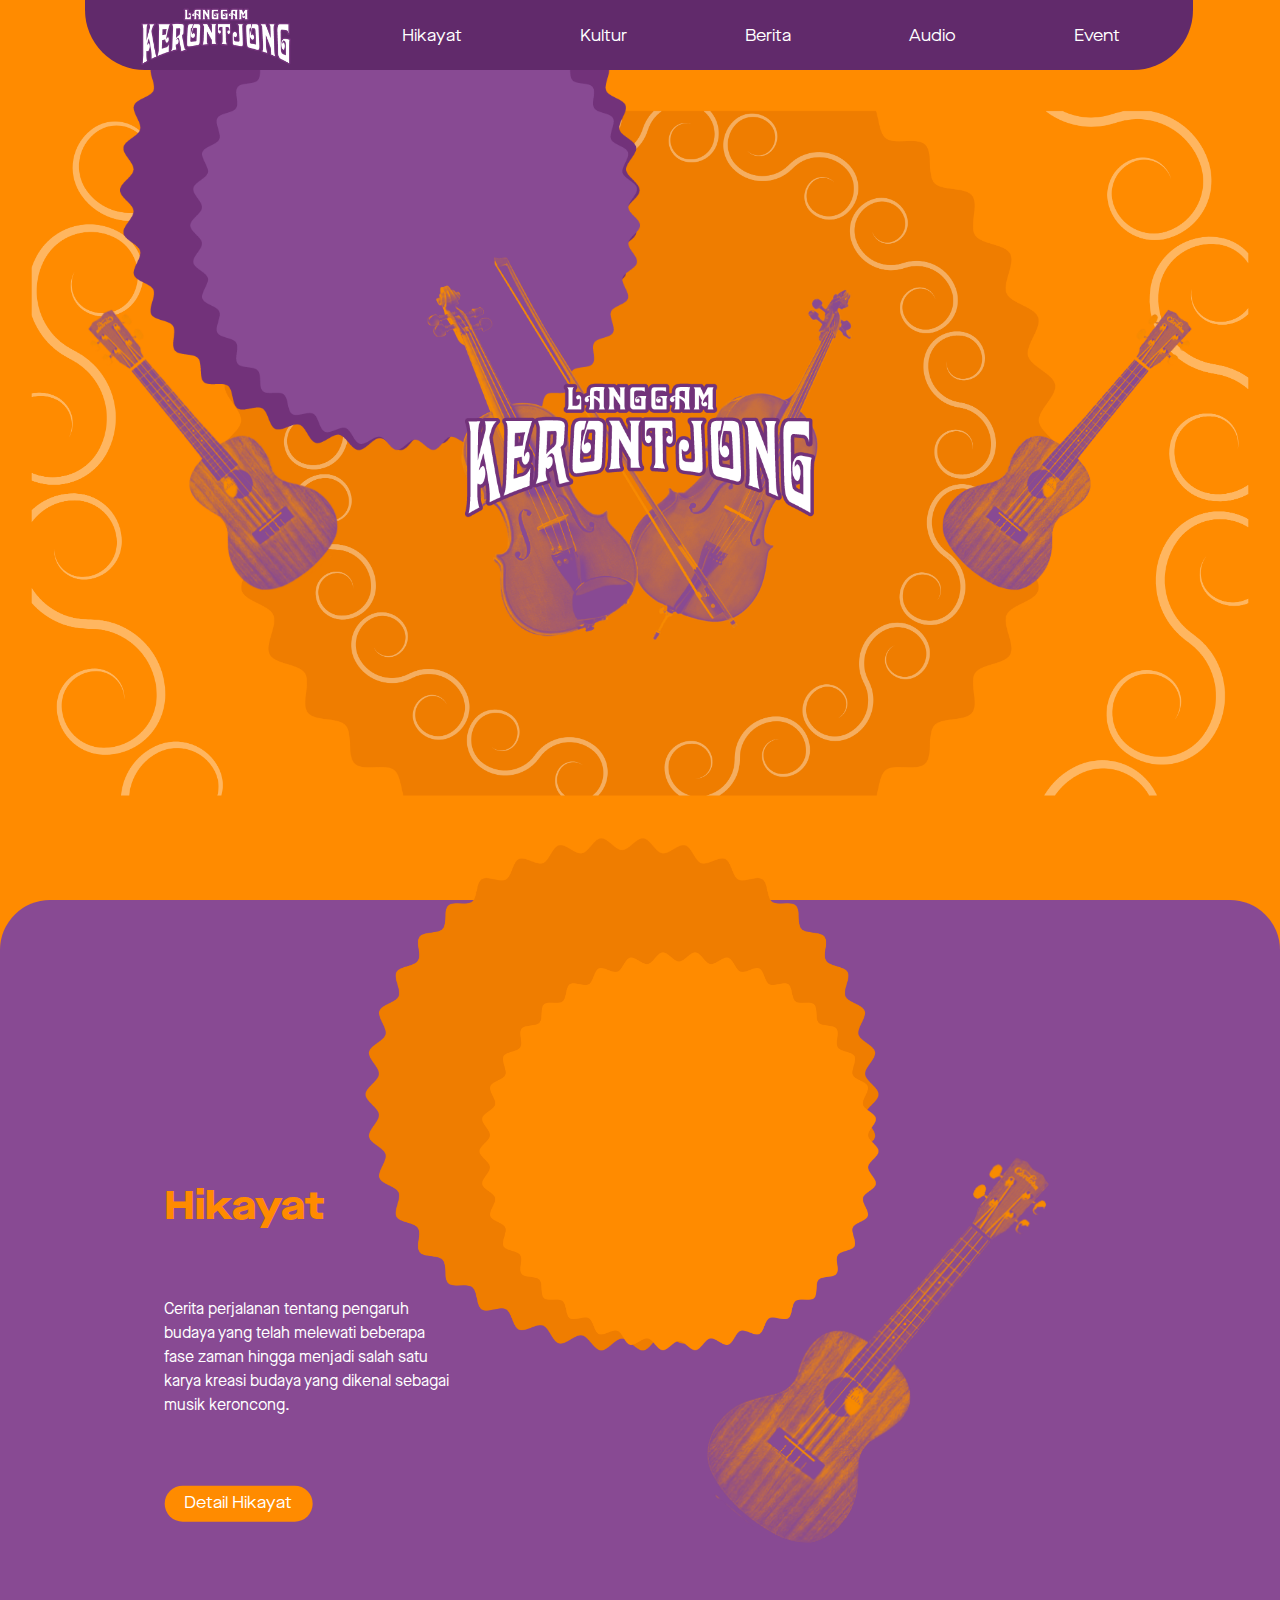
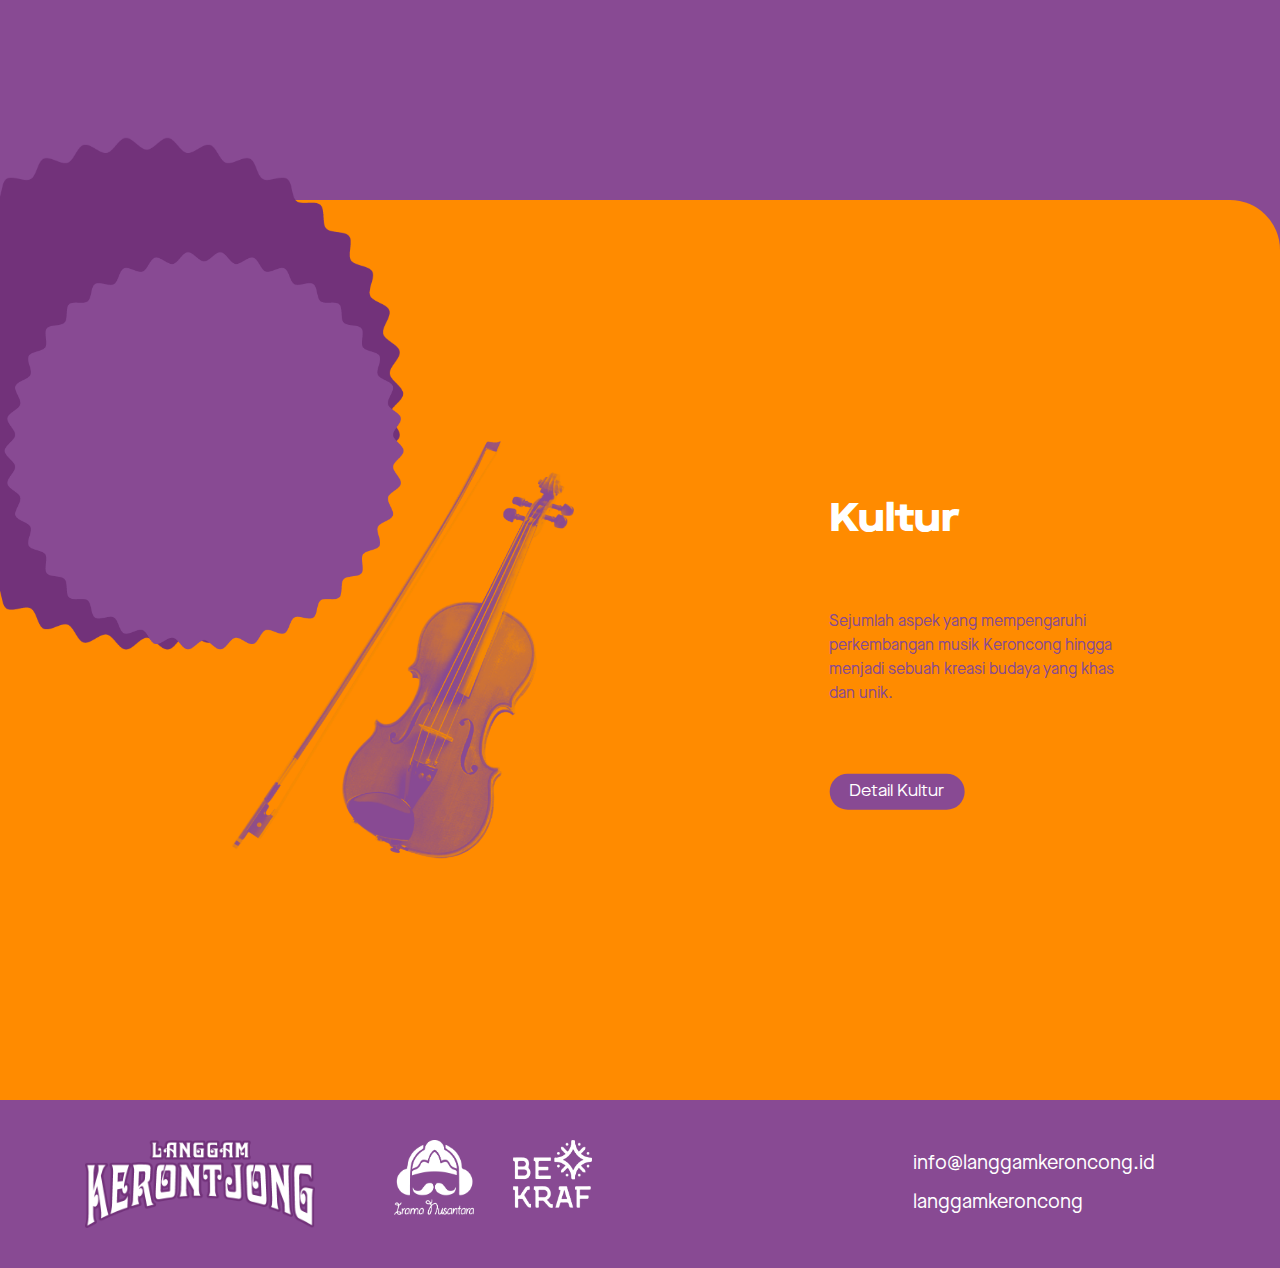
<file: index.html>
<!doctype html>
<html lang="en">
  <head>
    <!-- Required meta tags -->
    <meta charset="utf-8">
    <meta name="viewport" content="width=device-width, initial-scale=1, shrink-to-fit=no">

    <!-- Bootstrap CSS -->
    <link rel="stylesheet" href="assets/css/bootstrap.min.css">

    <!-- CSS -->
    <link rel="stylesheet" href="assets/css/navbar.css">
    <link rel="stylesheet" href="assets/css/footer.css">
    <link rel="stylesheet" href="assets/css/index.css">
      
    <!-- Icon CSS -->
    <link rel="stylesheet" href="https://use.fontawesome.com/releases/v5.6.3/css/all.css" integrity="sha384-UHRtZLI+pbxtHCWp1t77Bi1L4ZtiqrqD80Kn4Z8NTSRyMA2Fd33n5dQ8lWUE00s/" crossorigin="anonymous">
      
        <!-- Import Font -->
        <style type="text/css">
           @font-face {
                font-family: "MN-B";
                src: url('assets/font/MaisonNeue-Book.otf');
            }
           @font-face {
                font-family: "MNE-B";
                src: url('assets/font/MaisonNeueExtended-Book.otf');
            }
           @font-face {
                font-family: "MNE-EB";
                src: url('assets/font/MaisonNeueExtended-ExtraBold.otf');
            }
        </style>

    <title>Langgam Keroncong | Home</title>
  </head>
  <body>
      
    <section class="container">
        <div class="navbar">
            <ul>
                <li class="logo"><a href="index.html"><img src="assets/img/Logo.png"></a></li>
                <li><a href="hikayat.html">Hikayat</a></li>
                <li><a href="kultur.html">Kultur</a></li>
                <li><a href="berita.html">Berita</a></li>
                <li><a href="audio.html">Audio</a></li>
                <li><a href="event.html">Event</a></li>
            </ul>
        </div>
    </section>
      
    <section class="scroll back-header" id="header">
        <div class="col-12 header">
                <div class="row justify-content-md-center">
                    <div data-tilt data-tilt-scale="1.1" class="col-4 content-header-circle gitar-header">
                        <img src="assets/img/gitar-header-kiri.png">
                    </div>
                    <div data-tilt data-tilt-full-page-listening class="col-4 content-header-circle">
                        <img src="assets/img/big-circle-purple.png" class="big-circle-header">
                        <img src="assets/img/small-circle-purple.png" class="small-circle-header">
                        <img src="assets/img/alat-musik-header.png" class="alat-musik-header">
                        <img src="assets/img/Logo.png" class="logo-header">
                    </div>
                    <div data-tilt data-tilt-scale="1.1" class="col-4 content-header-circle gitar-header">
                        <img src="assets/img/gitar-header-kanan.png">
                    </div>
                </div>  
            <a class="btn-scroll scroll-1" href="#about-index"><i class="fas fa-angle-down"></i></a>
        </div>
    </section>
      
    <section class="scroll back-about-index" id="about-index">
        <div class="about-index">
            <div class="container">
                <div class="row justify-content-md-center">
                        <div class="col-5 content-desc-hikayat">
                            <div class="col-8 desc-hikayat">
                                <h1>Hikayat</h1>
                                <p>Cerita perjalanan tentang pengaruh budaya yang telah melewati beberapa fase zaman hingga menjadi salah satu karya kreasi budaya yang dikenal sebagai musik keroncong.</p>
                                <a href="hikayat.html">Detail Hikayat</a>
                            </div>
                        </div>
                        <div data-tilt data-tilt-full-page-listening class="col-6 img-hikayat">
                            <img src="assets/img/big-circle-orange.png" class="big-circle">
                            <img src="assets/img/small-circle-orange.png" class="small-circle">
                            <img src="assets/img/gitar-header-kanan.png" class="alat-musik-circle">  
                        </div>
                </div>
            </div> 
            <a class="btn-scroll scroll-2" href="#kultur-index"><i class="fas fa-angle-down"></i></a> 
        </div>  
    </section>
      
    <section class="back-about-index kultur-index" id="kultur-index">
        <div class="about-index">
            <div class="container">
                <div  class="row justify-content-md-center">
                        <div data-tilt data-tilt-full-page-listening class="col-6 img-hikayat">
                            <img src="assets/img/big-circle-purple.png" class="big-circle">
                            <img src="assets/img/small-circle-purple.png" class="small-circle">
                            <img src="assets/img/alat-musik.png" class="alat-musik-circle">  
                        </div>
                        <div class="col-5 content-desc-hikayat">
                            <div class="col-8 desc-hikayat">
                                <h1>Kultur</h1>
                                <p>Sejumlah aspek yang mempengaruhi perkembangan musik Keroncong hingga menjadi sebuah kreasi budaya yang khas dan unik.</p>
                                <a href="kultur.html">Detail Kultur</a>
                            </div>
                        </div>
                </div>
            </div>  
        </div>  
    </section>
      
    <a class="btn-scroll scroll-3" id="btn-up" href="#header"><i class="fas fa-angle-up"></i></a> 
      
    <section class="footer">
        <div class="container">
            <div class="row">
                <div class="col-3 img-footer">
                    <img src="assets/img/Logo.png">
                </div>
                <div class="col-3 img-footer">
                    <div class="row justify-content-md-center">
                        <div class="col-5"><img src="assets/img/lrama-nusantara.png"></div>
                        <div class="col-5"><img src="assets/img/bekraf.png"></div>
                    </div>
                </div>
                <div class="col-6 contact-footer">
                    <div class="row justify-content-end">
                        <div class="col-7"><a href=""><i class="far fa-envelope"></i> info@langgamkeroncong.id</a></div>
                        <div class="col-7"><a href=""><i class="fab fa-instagram"></i> langgamkeroncong</a></div>
                    </div>
                </div>
            </div>
        </div>
    </section>
      
      
    <!-- jQuery first, then Popper.js, then Bootstrap JS -->
    <script src="https://ajax.googleapis.com/ajax/libs/jquery/3.5.1/jquery.min.js"></script>
    <script src="https://cdn.jsdelivr.net/npm/popper.js@1.16.1/dist/umd/popper.min.js" integrity="sha384-9/reFTGAW83EW2RDu2S0VKaIzap3H66lZH81PoYlFhbGU+6BZp6G7niu735Sk7lN" crossorigin="anonymous"></script>
    <script src="assets/js/bootstrap.min.js"></script>

    <!-- Optional JavaScript -->
    <script src="assets/js/option.js"></script>
      <script src="assets/js/vanilla-tilt.js"></script>
  </body>
</html>
</file>
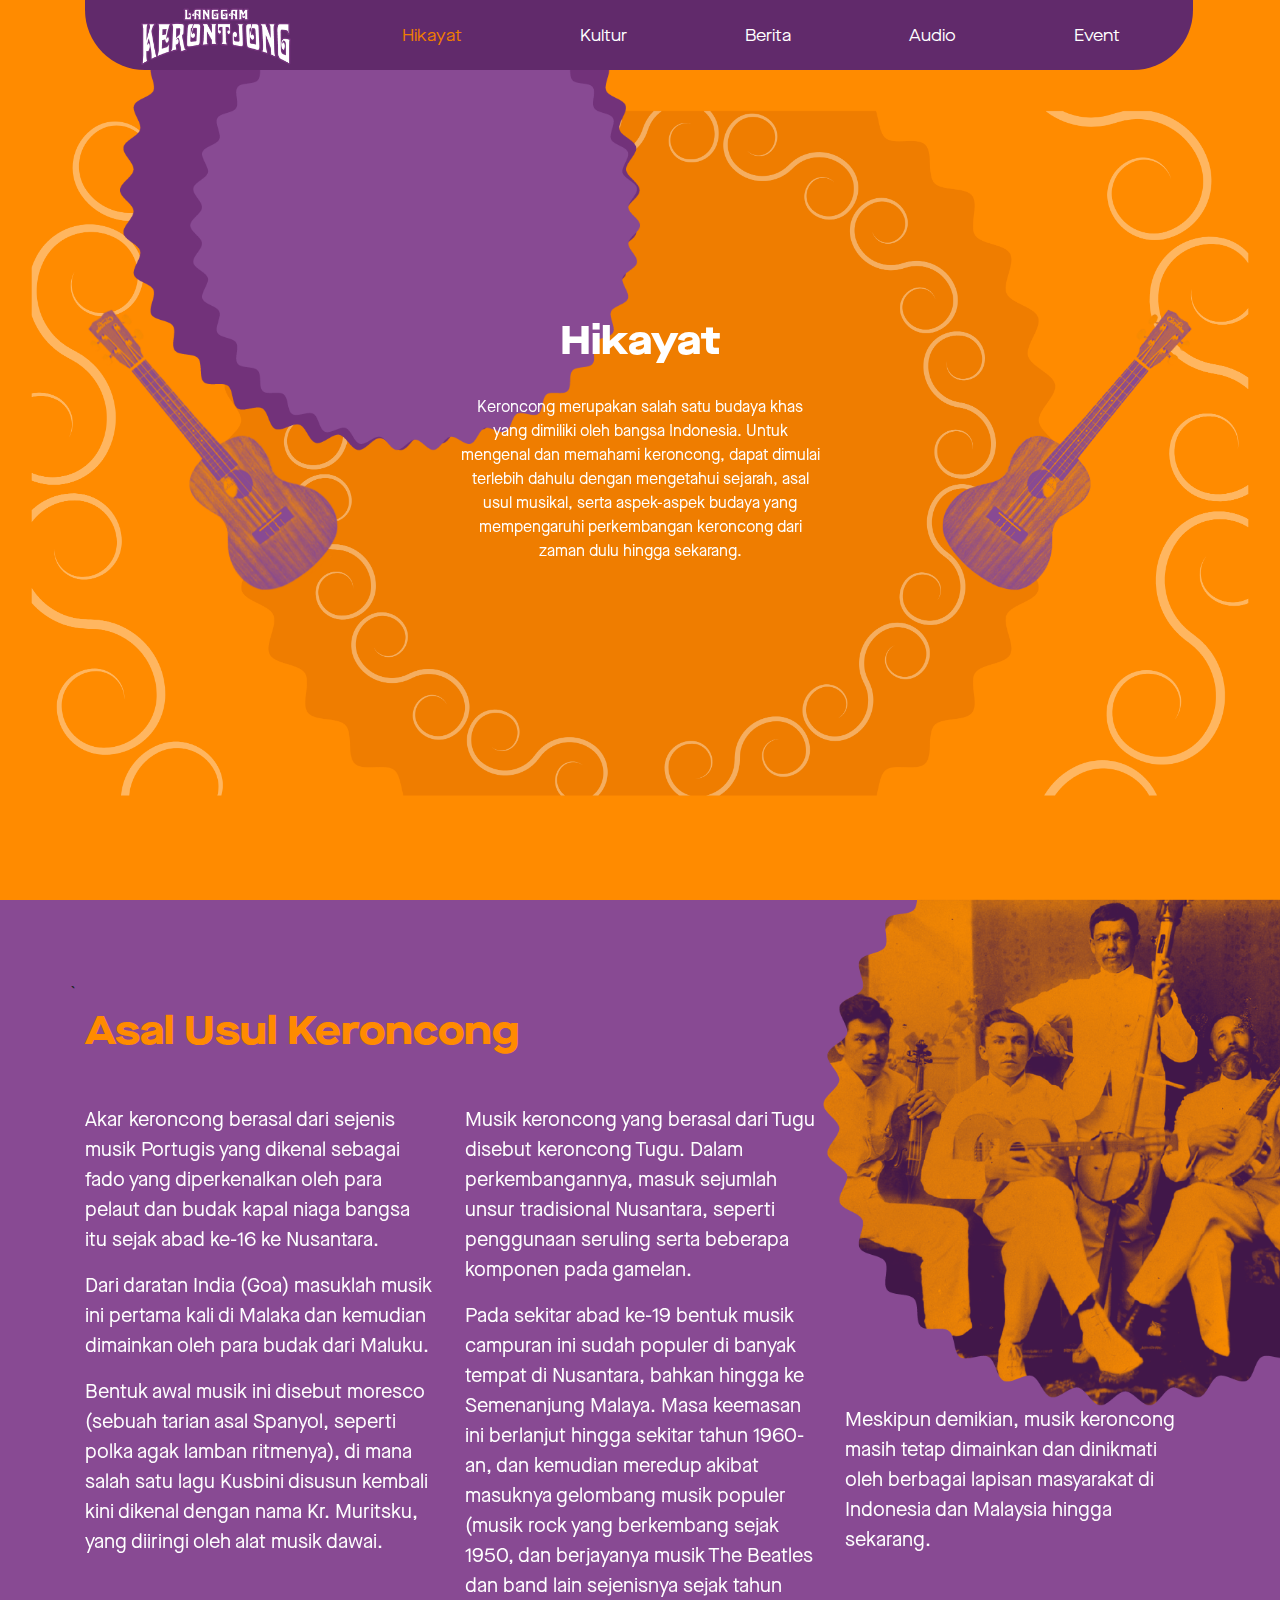
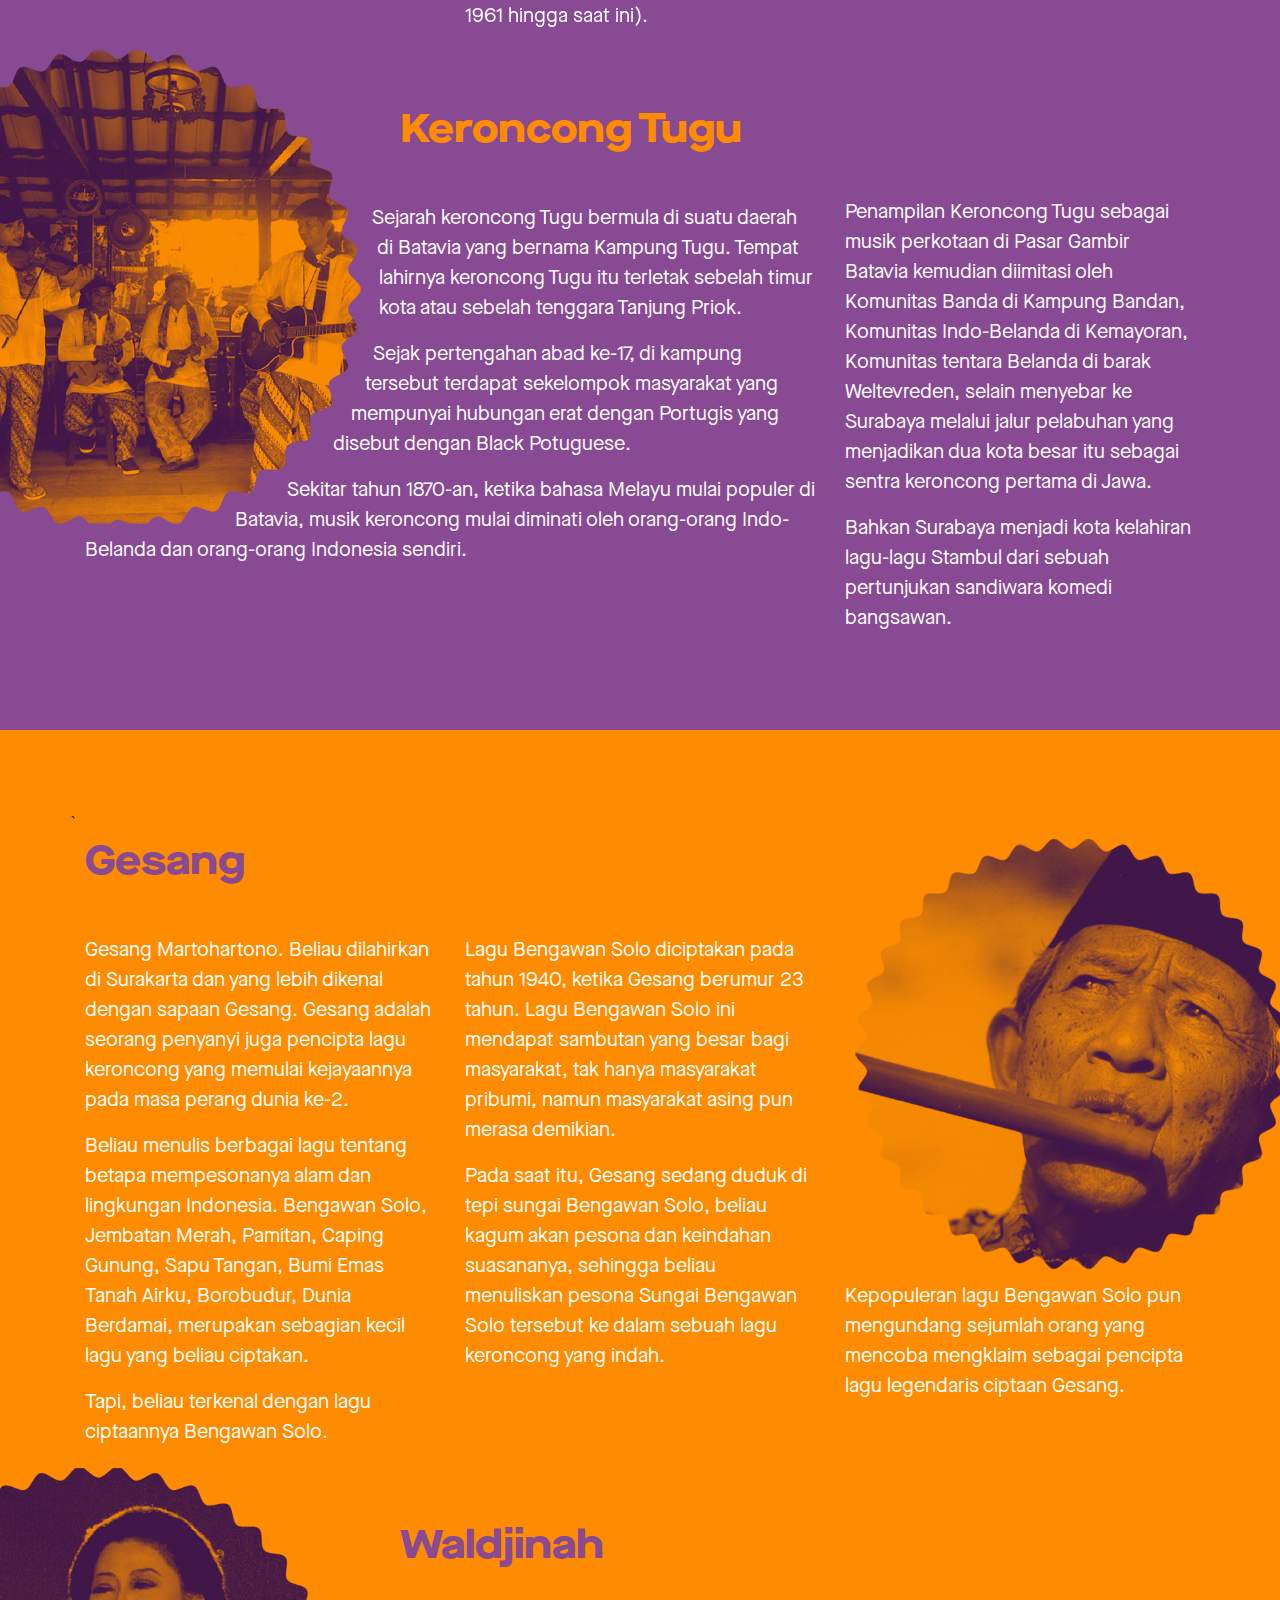
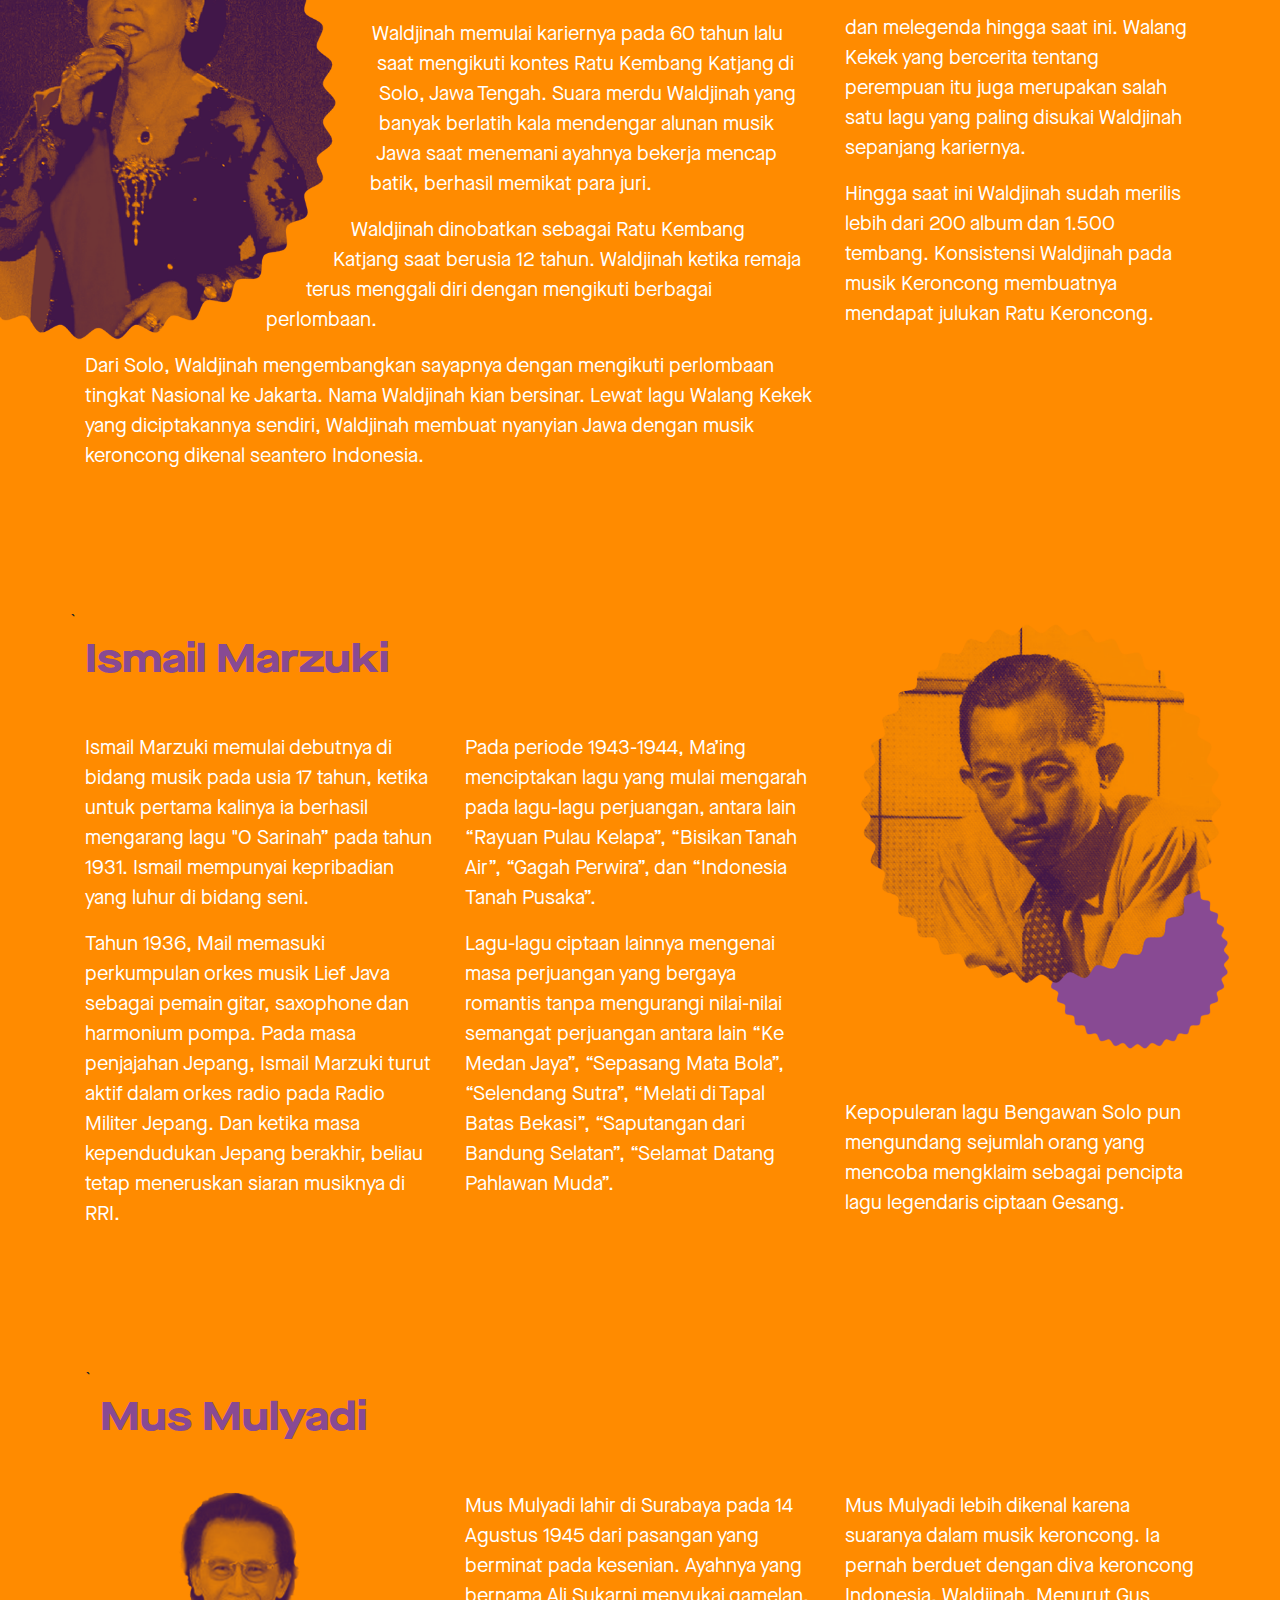
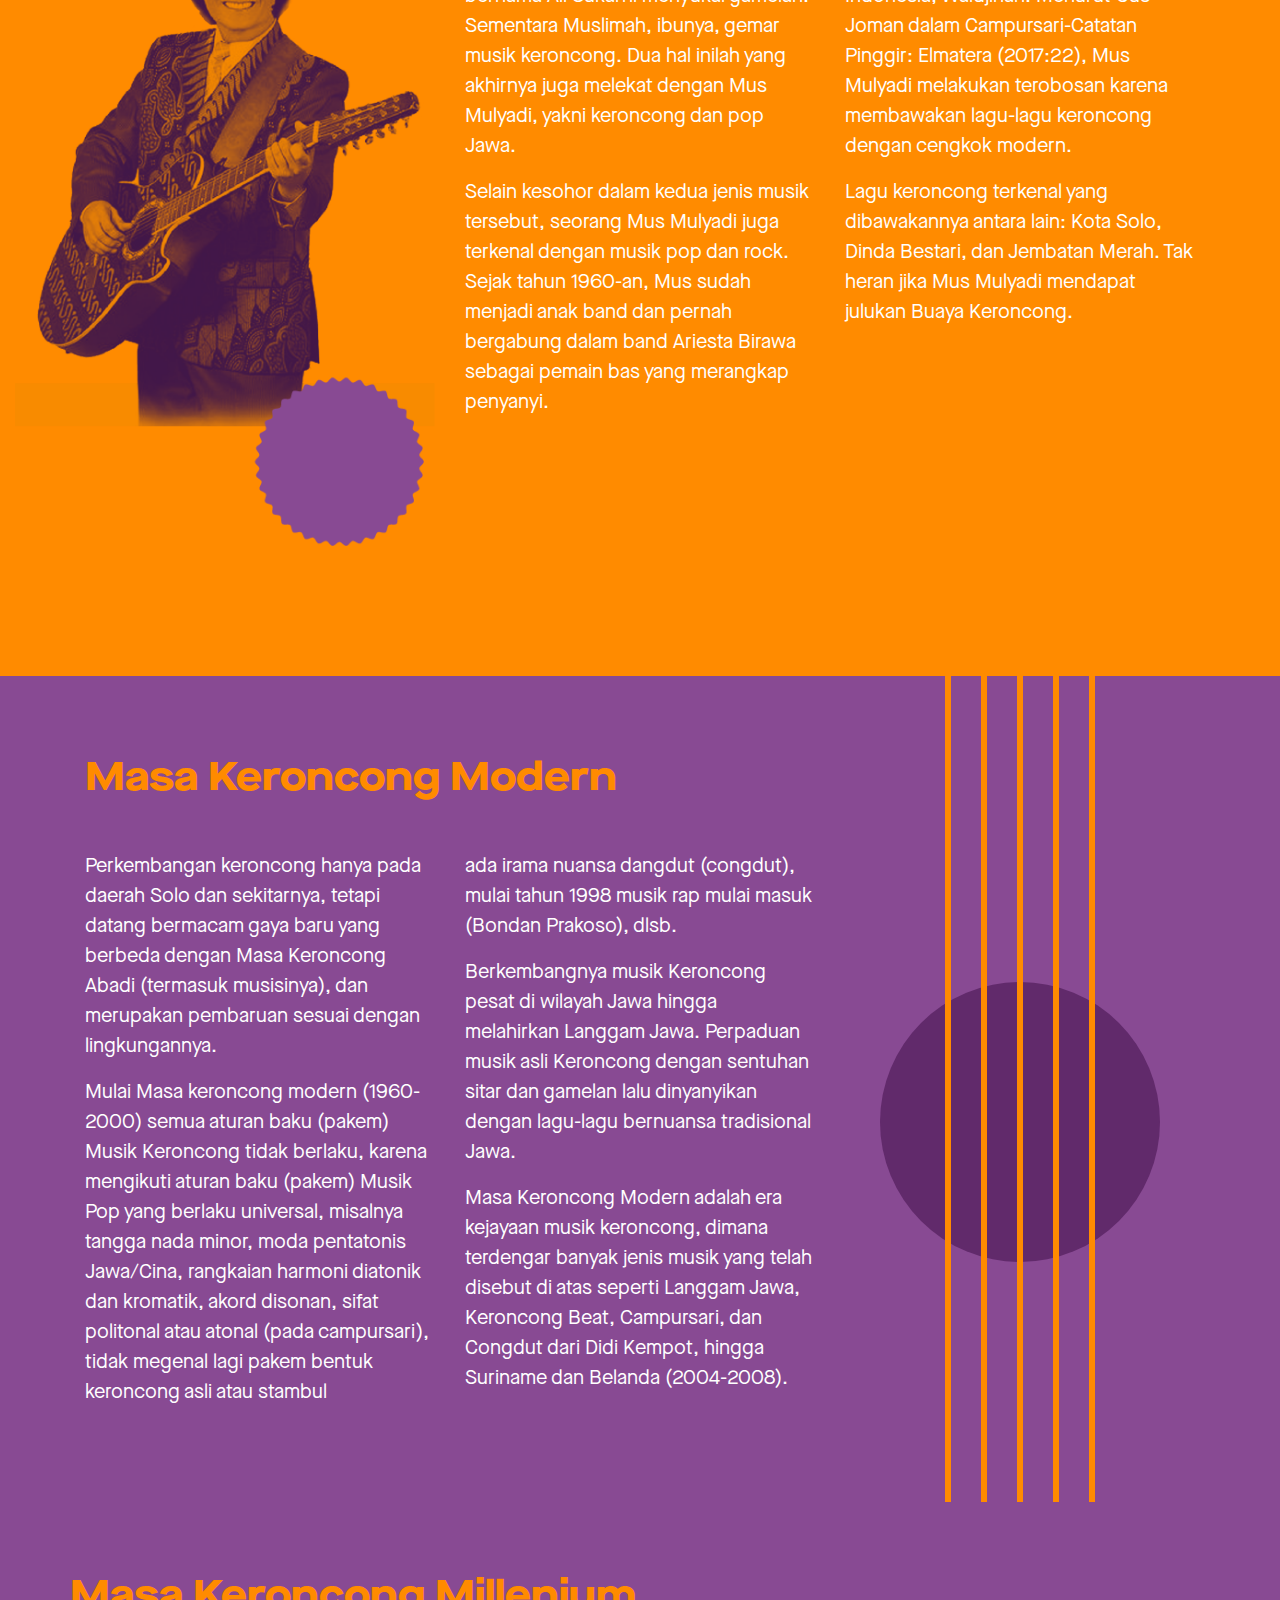
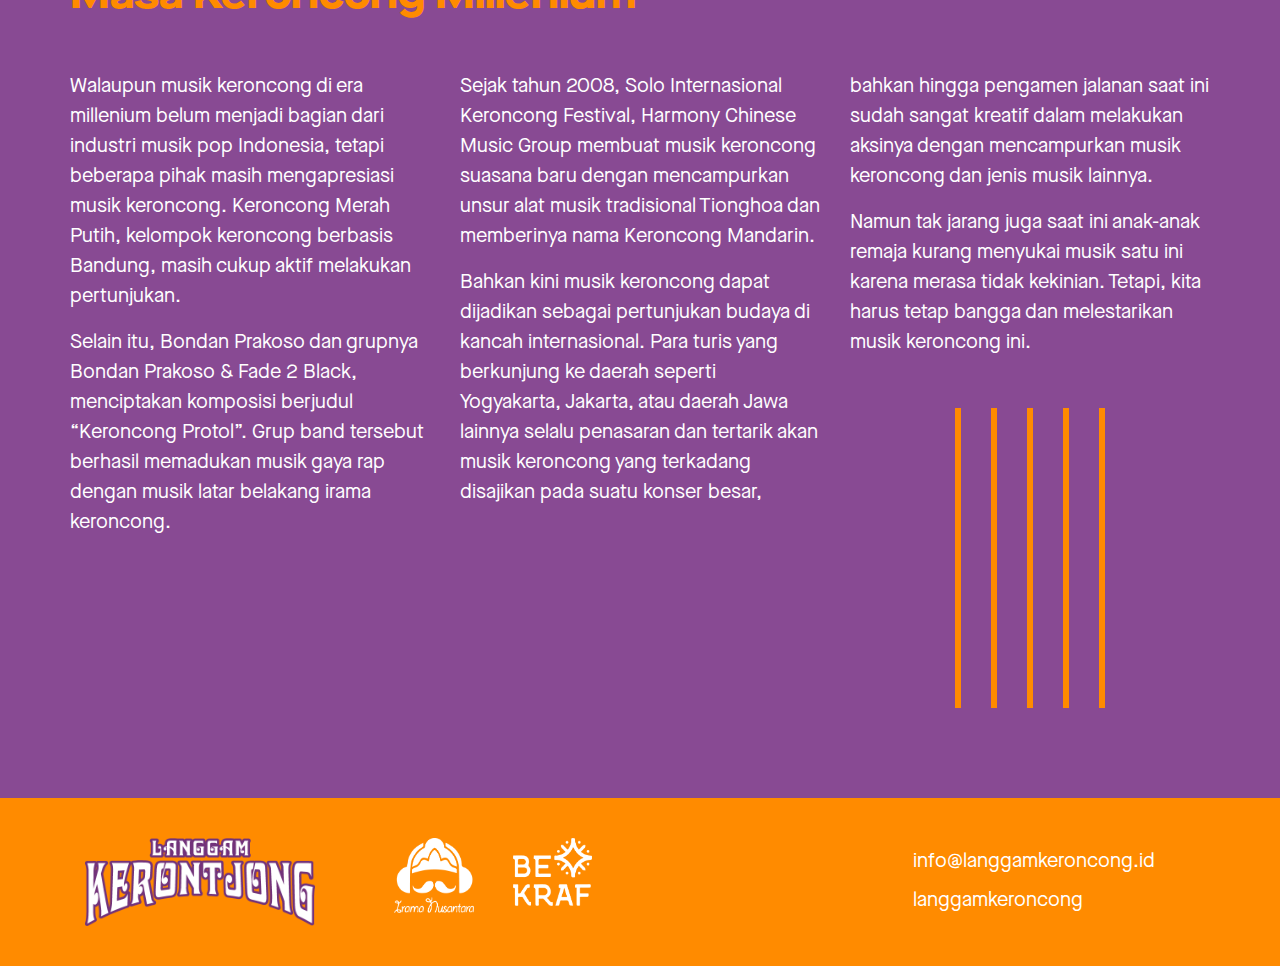
<file: hikayat.html>
<!doctype html>
<html lang="en">
  <head>
    <!-- Required meta tags -->
    <meta charset="utf-8">
    <meta name="viewport" content="width=device-width, initial-scale=1, shrink-to-fit=no">

    <!-- Bootstrap CSS -->
    <link rel="stylesheet" href="assets/css/bootstrap.min.css">

    <!-- CSS -->
    <link rel="stylesheet" href="assets/css/index.css">
      <link rel="stylesheet" href="assets/css/hikayat.css">
    <link rel="stylesheet" href="assets/css/footer.css">
    <link rel="stylesheet" href="assets/css/navbar.css">
      
    <!-- Icon CSS -->
    <link rel="stylesheet" href="https://use.fontawesome.com/releases/v5.6.3/css/all.css" integrity="sha384-UHRtZLI+pbxtHCWp1t77Bi1L4ZtiqrqD80Kn4Z8NTSRyMA2Fd33n5dQ8lWUE00s/" crossorigin="anonymous">
      
        <!-- Import Font -->
        <style type="text/css">
           @font-face {
                font-family: "MN-B";
                src: url('assets/font/MaisonNeue-Book.otf');
            }
           @font-face {
                font-family: "MNE-B";
                src: url('assets/font/MaisonNeueExtended-Book.otf');
            }
           @font-face {
                font-family: "MNE-EB";
                src: url('assets/font/MaisonNeueExtended-ExtraBold.otf');
            }
        </style>

    <title>Langgam Keroncong | Hikayat</title>
  </head>
  <body>
      
    <section class="container">
        <div class="navbar">
            <ul>
                <li class="logo"><a href="index.html"><img src="assets/img/Logo.png"></a></li>
                <li><a href="hikayat.html" class="active">Hikayat</a></li>
                <li><a href="kultur.html">Kultur</a></li>
                <li><a href="berita.html">Berita</a></li>
                <li><a href="audio.html">Audio</a></li>
                <li><a href="event.html">Event</a></li>
            </ul>
        </div>
    </section>
      
    <section class="scroll back-header" id="header">
        <div class="col-12 header">
                <div class="row justify-content-md-center">
                    <div data-tilt data-tilt-scale="1.1" class="col-4 content-header-circle gitar-header">
                        <img src="assets/img/gitar-header-kiri.png">
                    </div>
                    <div data-tilt data-tilt-full-page-listening class="col-4 content-header-circle">
                        <img src="assets/img/big-circle-purple.png" class="big-circle-header">
                        <img src="assets/img/small-circle-purple.png" class="small-circle-header">
                        <div class="col-11 text-header">
                        <h1>Hikayat</h1>
                        <p>Keroncong merupakan salah satu budaya
                        khas yang dimiliki oleh bangsa Indonesia.
                        Untuk mengenal dan memahami
                        keroncong, dapat dimulai terlebih dahulu
                        dengan mengetahui sejarah, asal usul
                        musikal, serta aspek-aspek budaya yang
                        mempengaruhi perkembangan keroncong
                        dari zaman dulu hingga sekarang.</p></div>
                    </div>
                    <div data-tilt data-tilt-scale="1.1" class="col-4 content-header-circle gitar-header">
                        <img src="assets/img/gitar-header-kanan.png">
                    </div>
                </div>  
            <a class="btn-scroll scroll-1" href="#asal1"><i class="fas fa-angle-down"></i></a>
        </div>
    </section>
       <section class="content-asal purple" id="asal1" > 
        <div class="container">
            <div class="row">
               
                    <div class="col-12" style="padding: 0;">`
                        <h3>Asal Usul Keroncong</h3>
                      
                    </div>
                    <div class="col-12">
                        <div class="row">
                                <div class="col-4">
                                     <p>Akar keroncong berasal dari sejenis musik Portugis yang dikenal sebagai fado yang diperkenalkan oleh para pelaut dan budak kapal niaga bangsa itu sejak abad ke-16 ke Nusantara. </p>
                                    <p>Dari daratan India (Goa) masuklah musik ini pertama kali di Malaka dan kemudian dimainkan oleh para budak dari Maluku. </p>
                                    <p>Bentuk awal musik ini disebut moresco (sebuah tarian asal Spanyol, seperti polka agak lamban ritmenya), di mana salah satu lagu Kusbini disusun kembali kini dikenal dengan nama Kr. Muritsku, yang diiringi oleh alat musik dawai.</p>
                                </div>
                                <div class="col-4">
                                    <p>Musik keroncong yang berasal dari Tugu disebut keroncong Tugu. Dalam perkembangannya, masuk sejumlah unsur tradisional Nusantara, seperti penggunaan seruling serta beberapa komponen pada gamelan. </p>
                                    <p>Pada sekitar abad ke-19 bentuk musik campuran ini sudah populer di banyak tempat di Nusantara, bahkan hingga ke Semenanjung Malaya. Masa keemasan ini berlanjut hingga sekitar tahun 1960-an, dan kemudian meredup akibat masuknya gelombang musik populer (musik rock yang berkembang sejak 1950, dan berjayanya musik The Beatles dan band lain sejenisnya sejak tahun 1961 hingga saat ini). </p>
                                </div>
                            <div class="col-4">
                                   <img class="coffee" src="assets/img/asalatas.png">
                                <p>Meskipun demikian, musik keroncong masih tetap dimainkan dan dinikmati oleh berbagai lapisan masyarakat di Indonesia dan Malaysia hingga sekarang.</p>
                                </div>
                        </div>
                </div>
                <div class="col-12">
                <div class="row">
                    <div class="col-8">
                        <img class="tunggu" src="assets/img/tunggu.png">
                          <h3 class="tunggu-text">Keroncong Tugu</h3>
                                     <p>Sejarah keroncong Tugu bermula di suatu daerah di Batavia yang bernama Kampung Tugu. Tempat lahirnya keroncong Tugu itu terletak sebelah timur kota atau sebelah tenggara Tanjung Priok. </p>

<p>Sejak pertengahan abad ke-17, di kampung tersebut terdapat sekelompok masyarakat yang mempunyai hubungan erat dengan Portugis yang disebut dengan Black Potuguese. </p>
<p>
Sekitar tahun 1870-an, ketika bahasa Melayu mulai populer di Batavia, musik keroncong mulai diminati oleh orang-orang Indo-Belanda dan orang-orang Indonesia sendiri. </p>
                                </div>
                                <div class="col-4" style="margin-top: 150px;">
                            <p>Penampilan Keroncong Tugu sebagai musik perkotaan di Pasar Gambir Batavia kemudian diimitasi oleh Komunitas Banda di Kampung Bandan, Komunitas Indo-Belanda di Kemayoran, Komunitas tentara Belanda di barak Weltevreden, selain menyebar ke Surabaya melalui jalur pelabuhan yang menjadikan dua kota besar itu sebagai sentra keroncong pertama di Jawa. 
                                    </p>
                                    <p >
Bahkan Surabaya menjadi kota kelahiran lagu-lagu Stambul dari sebuah pertunjukan sandiwara komedi bangsawan.</p>
                    </div>
                </div>
            </div>
        </div> 
    </section>
           
                  <section class="content-asal orange" id="asal1"> 
        <div class="container">
            <div class="row">
               
                    <div class="col-12" style="padding: 0;">`
                        <h3>Gesang</h3>
                      
                    </div>
                    <div class="col-12">
                        <div class="row">
                                <div class="col-4">
                                     <p>Gesang Martohartono. Beliau dilahirkan di Surakarta dan yang lebih dikenal dengan sapaan Gesang. Gesang adalah seorang penyanyi juga pencipta lagu keroncong yang memulai kejayaannya pada masa perang dunia ke-2. </p>
                                    <p>Beliau menulis berbagai lagu tentang betapa mempesonanya alam dan lingkungan Indonesia. Bengawan Solo, Jembatan Merah, Pamitan, Caping Gunung, Sapu Tangan, Bumi Emas Tanah Airku, Borobudur, Dunia Berdamai, merupakan sebagian kecil lagu yang beliau ciptakan. </p>
                                    <p>Tapi, beliau terkenal dengan lagu ciptaannya Bengawan Solo.</p>
                                </div>
                                <div class="col-4">
                                    <p> Lagu Bengawan Solo diciptakan pada tahun 1940, ketika Gesang berumur 23 tahun. Lagu Bengawan Solo ini mendapat sambutan yang besar bagi masyarakat, tak hanya masyarakat pribumi, namun masyarakat asing pun merasa demikian. </p>
                                    <p>Pada saat itu, Gesang sedang duduk di tepi sungai Bengawan Solo, beliau kagum akan pesona dan keindahan suasananya, sehingga beliau menuliskan pesona Sungai Bengawan Solo tersebut ke dalam sebuah lagu keroncong yang indah.</p>
                                </div>
                            <div class="col-4">
                                   <img data-tilt data-tilt-scale="1.1" class="gesang-img" style="width: 450px; margin-top: -110px;" src="assets/img/gesang.png">
                                <p>Kepopuleran lagu Bengawan Solo pun mengundang sejumlah orang yang mencoba mengklaim sebagai pencipta lagu legendaris ciptaan Gesang.</p>
                                </div>
                        </div>
                </div>
                <div class="col-12">
                <div class="row">
                    <div class="col-8">
                        <img data-tilt data-tilt-scale="1.1" class="tunggu" src="assets/img/waldjinah.png">
                          <h3 class="tunggu-text">Waldjinah</h3>
                                     <p>Waldjinah memulai kariernya pada 60 tahun lalu saat mengikuti kontes Ratu Kembang Katjang di Solo, Jawa Tengah. Suara merdu Waldjinah yang banyak berlatih kala mendengar alunan musik Jawa saat menemani ayahnya bekerja mencap batik, berhasil memikat para juri. </p>
                                    <p>Waldjinah dinobatkan sebagai Ratu Kembang Katjang saat berusia 12 tahun. Waldjinah ketika remaja terus menggali diri dengan mengikuti berbagai perlombaan. </p>
                                    <p>
Dari Solo, Waldjinah mengembangkan sayapnya dengan mengikuti perlombaan tingkat Nasional ke Jakarta. Nama Waldjinah kian bersinar. Lewat lagu Walang Kekek yang diciptakannya sendiri, Waldjinah membuat nyanyian Jawa dengan musik keroncong dikenal seantero Indonesia. </p>
                                </div>
                                <div class="col-4" style="margin-top: 150px;">
                            <p>dan melegenda hingga saat ini. Walang Kekek yang bercerita tentang perempuan itu juga merupakan salah satu lagu yang paling disukai Waldjinah sepanjang kariernya. 
                                    </p>
                                    <p>Hingga saat ini Waldjinah sudah merilis lebih dari 200 album dan 1.500 tembang. Konsistensi Waldjinah pada musik Keroncong membuatnya mendapat julukan Ratu Keroncong.</p>
                    </div>
                </div>
            </div>
                <div class="col-12" style="margin-top: 120px; padding: 0;">`
                        <h3>Ismail Marzuki</h3>
                      
                    </div>
                      <div class="col-12" >
                        <div class="row">
                                <div class="col-4">
                                     <p>Ismail Marzuki memulai debutnya di bidang musik pada usia 17 tahun, ketika untuk pertama kalinya ia berhasil mengarang lagu "O Sarinah” pada tahun 1931. Ismail mempunyai kepribadian yang luhur di bidang seni. </p>
                                    <p>Tahun 1936, Mail memasuki perkumpulan orkes musik Lief Java sebagai pemain gitar, saxophone dan harmonium pompa. Pada masa penjajahan Jepang, Ismail Marzuki turut aktif dalam orkes radio pada Radio Militer Jepang. Dan ketika masa kependudukan Jepang berakhir, beliau tetap meneruskan siaran musiknya di RRI. </p>
                                   
                                </div>
                                <div class="col-4">
                                    <p>Pada periode 1943-1944, Ma’ing menciptakan lagu yang mulai mengarah pada lagu-lagu perjuangan, antara lain “Rayuan Pulau Kelapa”, “Bisikan Tanah Air”, “Gagah Perwira”, dan “Indonesia Tanah Pusaka”. </p>
                                    <p>Lagu-lagu ciptaan lainnya mengenai masa perjuangan yang bergaya romantis tanpa mengurangi nilai-nilai semangat perjuangan antara lain “Ke Medan Jaya”, “Sepasang Mata Bola”, “Selendang Sutra”, “Melati di Tapal Batas Bekasi”, “Saputangan dari Bandung Selatan”, “Selamat Datang Pahlawan Muda”. 
</p>
                                </div>
                            <div class="col-4">
                                   <img data-tilt data-tilt-scale="1.1" class="gesang-img" style="width: 420px; margin-top: -110px; margin-bottom: 50px" src="assets/img/ismail.png">
                                <p>Kepopuleran lagu Bengawan Solo pun mengundang sejumlah orang yang mencoba mengklaim sebagai pencipta lagu legendaris ciptaan Gesang.</p>
                                </div>
                        </div>
                </div>
                
                <div class="col-12" style="margin-top: 120px;">`
                        <h3>Mus Mulyadi</h3>
                      
                    </div>
                      <div class="col-12" >
                        <div class="row">
                                <div class="col-4">
                                     <img data-tilt data-tilt-scale="1.1" class="mulyadi" style="width: 420px; margin-left:  -70px; margin-bottom: 50px" src="assets/img/mulyadi.png">
                                   
                                </div>
                                <div class="col-4">
                                    <p>Mus Mulyadi lahir di Surabaya pada 14 Agustus 1945 dari pasangan yang berminat pada kesenian. Ayahnya yang bernama Ali Sukarni menyukai gamelan. Sementara Muslimah, ibunya, gemar musik keroncong. Dua hal inilah yang akhirnya juga melekat dengan Mus Mulyadi, yakni keroncong dan pop Jawa.</p>
                                    <p>Selain kesohor dalam kedua jenis musik tersebut, seorang Mus Mulyadi juga terkenal dengan musik pop dan rock. Sejak tahun 1960-an, Mus sudah menjadi anak band dan pernah bergabung dalam band Ariesta Birawa sebagai pemain bas yang merangkap penyanyi.
</p>
                                </div>
                            <div class="col-4">
                                   
                                <p>Mus Mulyadi lebih dikenal karena suaranya dalam musik keroncong. Ia pernah berduet dengan diva keroncong Indonesia, Waldjinah. Menurut Gus Joman dalam Campursari-Catatan Pinggir: Elmatera (2017:22), Mus Mulyadi melakukan terobosan karena membawakan lagu-lagu keroncong dengan cengkok modern. </p>
                                <p>Lagu keroncong terkenal yang dibawakannya antara lain: Kota Solo, Dinda Bestari, dan Jembatan Merah. Tak heran jika Mus Mulyadi mendapat julukan Buaya Keroncong.</p>
                                </div>
                        </div>
                </div>
        </div> 
    </section>
      
    <section class="content-asal purple" id="asal1"> 
        <div class="container">
            <div class="row">
               
                    <div class="col-12" style="padding: 0;">
                        <h3>Masa Keroncong Modern </h3>
                      
                    </div>
                    <div class="col-12">
                        <div class="row">
                                <div class="col-4">
                                     <p>Perkembangan keroncong hanya pada daerah Solo dan sekitarnya, tetapi datang bermacam gaya baru yang berbeda dengan Masa Keroncong Abadi (termasuk musisinya), dan merupakan pembaruan sesuai dengan lingkungannya. </p>
                                    <p>Mulai Masa keroncong modern (1960-2000) semua aturan baku (pakem) Musik Keroncong tidak berlaku, karena mengikuti aturan baku (pakem) Musik Pop yang berlaku universal, misalnya tangga nada minor, moda pentatonis Jawa/Cina, rangkaian harmoni diatonik dan kromatik, akord disonan, sifat politonal atau atonal (pada campursari), tidak megenal lagi pakem bentuk keroncong asli atau stambul</p>
                                    
                                </div>
                                <div class="col-4">
                                    <p>ada irama nuansa dangdut (congdut), mulai tahun 1998 musik rap mulai masuk (Bondan Prakoso), dlsb. </p>
                                    <p>Berkembangnya musik Keroncong pesat di wilayah Jawa hingga melahirkan Langgam Jawa. Perpaduan musik asli Keroncong dengan sentuhan sitar dan gamelan lalu dinyanyikan dengan lagu-lagu bernuansa tradisional Jawa. </p>
                                    <p>Masa Keroncong Modern adalah era kejayaan musik keroncong, dimana terdengar banyak jenis musik yang telah disebut di atas seperti Langgam Jawa, Keroncong Beat, Campursari, dan Congdut dari Didi Kempot, hingga Suriname dan Belanda (2004-2008).</p>
                                </div>
                            <div class="col-4">
                                   
                               <div align=center> 

<div id="lutemain1" align="center">
        <div id="lutelines" align="center">
          
            <div id="vline1" align="center" onmouseenter="play('https://raw.githubusercontent.com/212mr/m15final/master/music/lute01.mp3')" style="height:900px;"></div>
          
            <div id="vline2" align="center" onmouseenter="play('https://raw.githubusercontent.com/212mr/m15final/master/music/lute02.mp3')" style="height:900px;"></div>
          
            <div id="vline3" align="center" onmouseenter="play('https://raw.githubusercontent.com/212mr/m15final/master/music/lute03.mp3')" style="height:900px;"></div>
          
            <div id="vline4" align="center" onmouseenter="play('https://raw.githubusercontent.com/212mr/m15final/master/music/lute04.mp3')" style="height:900px;"></div>
          
            <div id="vline5" align="center" onmouseenter="play('https://raw.githubusercontent.com/212mr/m15final/master/music/lute05.mp3')" style="height:900px;"></div>
        </div>
        <div id="lutecircle" align="center"></div>
    </div>

</div>
                                </div>
                        </div>
                </div>
                <div class="col-12" style=" margin-top: 150px; padding: 0px; ">
                     <h3 style="padding: 0; margin-bottom: 50px;">Masa Keroncong Millenium</h3>
                </div>
                <div class="row">
                     
                    <div class="col-4">
                                               
                                     <p>Walaupun musik keroncong di era millenium belum menjadi bagian dari industri musik pop Indonesia, tetapi beberapa pihak masih mengapresiasi musik keroncong. Keroncong Merah Putih, kelompok keroncong berbasis Bandung, masih cukup aktif melakukan pertunjukan. </p>

                                <p>Selain itu, Bondan Prakoso dan grupnya Bondan Prakoso & Fade 2 Black, menciptakan komposisi berjudul “Keroncong Protol”. Grup band tersebut berhasil memadukan musik gaya rap dengan musik latar belakang irama keroncong. </p>

                                </div>
                                <div class="col-4">
                            <p>Sejak tahun 2008, Solo Internasional Keroncong Festival, Harmony Chinese Music Group membuat musik keroncong suasana baru dengan mencampurkan unsur alat musik tradisional Tionghoa dan memberinya nama Keroncong Mandarin.
                                    </p>
                                    <p >Bahkan kini musik keroncong dapat dijadikan sebagai pertunjukan budaya di kancah internasional. Para turis yang berkunjung ke daerah seperti Yogyakarta, Jakarta, atau daerah Jawa lainnya selalu penasaran dan tertarik akan musik keroncong yang terkadang disajikan pada suatu konser besar, </p>
                    </div>
                    <div class="col-4">
                        <div class="text-ss" style="margin-bottom: 300px;"><p>bahkan hingga pengamen jalanan saat ini sudah sangat kreatif dalam melakukan aksinya dengan mencampurkan musik keroncong dan jenis musik lainnya.</p>
                        <p>Namun tak jarang juga saat ini anak-anak remaja kurang menyukai musik satu ini karena merasa tidak kekinian. Tetapi, kita harus tetap bangga dan melestarikan musik keroncong ini.</p>
                        </div>
                        <div id="lutemain1" align="center">
        <div id="lutelines" align="center">
          
            <div id="vline1" align="center" onmouseenter="play('https://raw.githubusercontent.com/212mr/m15final/master/music/lute01.mp3')" style="height:300px;"></div>
          
            <div id="vline2" align="center" onmouseenter="play('https://raw.githubusercontent.com/212mr/m15final/master/music/lute02.mp3')" style="height:300px;"></div>
          
            <div id="vline3" align="center" onmouseenter="play('https://raw.githubusercontent.com/212mr/m15final/master/music/lute03.mp3')" style="height:300px;"></div>
          
            <div id="vline4" align="center" onmouseenter="play('https://raw.githubusercontent.com/212mr/m15final/master/music/lute04.mp3')" style="height:300px;"></div>
          
            <div id="vline5" align="center" onmouseenter="play('https://raw.githubusercontent.com/212mr/m15final/master/music/lute05.mp3')" style="height:300px;"></div>
        </div>
       
    </div>
                    </div>
                </div>
            </div>
        </div> 
    </section>
      
    <a class="btn-scroll scroll-3" id="btn-up" href="#header"><i class="fas fa-angle-up"></i></a> 
      
    <section class="footer " style="background-color: #ff8b00;">
        <div class="container">
            <div class="row">
                <div class="col-3 img-footer">
                    <img src="assets/img/Logo.png">
                </div>
                <div class="col-3 img-footer">
                    <div class="row justify-content-md-center">
                        <div class="col-5"><img src="assets/img/lrama-nusantara.png"></div>
                        <div class="col-5"><img src="assets/img/bekraf.png"></div>
                    </div>
                </div>
                <div class="col-6 contact-footer">
                    <div class="row justify-content-end">
                        <div class="col-7"><a href=""><i class="far fa-envelope"></i> info@langgamkeroncong.id</a></div>
                        <div class="col-7"><a href=""><i class="fab fa-instagram"></i> langgamkeroncong</a></div>
                    </div>
                </div>
            </div>
        </div>
    </section>
      
      
    <!-- jQuery first, then Popper.js, then Bootstrap JS -->
    <script src="https://ajax.googleapis.com/ajax/libs/jquery/3.5.1/jquery.min.js"></script>
    <script src="https://cdn.jsdelivr.net/npm/popper.js@1.16.1/dist/umd/popper.min.js" integrity="sha384-9/reFTGAW83EW2RDu2S0VKaIzap3H66lZH81PoYlFhbGU+6BZp6G7niu735Sk7lN" crossorigin="anonymous"></script>
    <script src="assets/js/bootstrap.min.js"></script>
        <script src="assets/js/vanilla-tilt.js"></script>
    <!-- Optional JavaScript -->
    <script src="assets/js/option.js"></script>
        <script>function play(mp3_file) {
    var audio = new Audio(mp3_file);
    audio.play();
}</script>
  </body>
</html>
</file>
<file: assets/css/navbar.css>
.navbar{
    z-index: 999;
    height: 70px;
    max-width: 1140px;
    background: #612a6b;
    border-bottom-left-radius: 60px;
    border-bottom-right-radius: 60px;
    position: fixed;
}

.navbar ul li{
    display: inline-block;
    padding: 0px 57px;
}
.navbar ul li a{
    color: #fff;
    text-decoration: none;
    font-family: MNE-B;
}
.navbar ul li a:hover{
    color: #ef7d00;
}
.navbar ul .logo{
    padding: 0px 50px 0px 0px;
}
.navbar ul li img{
    max-width: 150px;
}
.navbar ul li a.active{
    color: #ef7d00;
}
</file>
<file: assets/css/footer.css>
.footer{
    background: #884a93;
    padding: 40px 0px;
}
.footer .img-footer .row div{
}
.footer .img-footer img{
    width: 90%;
}
.footer .contact-footer .row div{
    margin-top: 9px;
}
.footer a{
    font-size: 20px;
    color: #fff;
    text-decoration: none;
}
.footer a i{
    padding-right: 20px;
}


.scroll-3{
    position: fixed;
    bottom: 20px;
    left: 93%;
    animation: none;
    padding: 0px 20px;
    background: #612a6b;
    border-radius: 10px;
    border: none;
    display: none;
}
</file>
<file: assets/css/index.css>
html, body{
    margin: 0;
    font-family: MN-B;
    height: 100%;
    
}
* {
   
}
.back-header{
    background: #ff8b00;
    height: 100%;
}
.header{
    background-image: url(../img/back-header.png);
    background-position: center;
    background-repeat: no-repeat;
    background-size: cover;
    height: 100%;
    }
.header .row{
    height: 100%;
}
.header .content-header-circle{
    height: 100%;
    
}
.header .gitar-header img{
    max-width: 350px;
    position: absolute;
    top: 50%;
    left: 50%;
    transform: translateX(-50%) translateY(-50%);
}
.header .content-header-circle img{
    position: absolute;
    top: 50%;
    left: 50%;
    transform: translateX(-50%) translateY(-50%);
}
.header .content-header-circle .text-header{
    position: absolute;
    top: 50%;
    left: 50%;
    transform: translateX(-50%) translateY(-50%);
    text-align: center;
    color: #fff;
}
.header .content-header-circle .text-header h1{
    padding-bottom: 20px;
    font-family: MNE-EB;
}
.header .content-header-circle img.big-circle-header{
    animation: kanan 40s infinite;
    animation-timing-function: linear;
    top:-100%; right:-100%; left:-100%; bottom:-100%;
    margin:auto;
    z-index:0;
}
.header .content-header-circle img.small-circle-header{
    animation: kanan 60s infinite reverse;
    animation-timing-function: linear;
    top:-100%; right:-100%; left:-100%; bottom:-100%;
    margin:auto;
    z-index:0;
}
.header .content-header-circle img.alat-musik-header{
    max-width: 600px;
}
.header .content-header-circle img.logo-header{
    max-width: 500px;
}

.back-about-index{
    height: 100%;
    background: #ff8b00;
}
.about-index{
    height: 100%;
    background: #884a93;
    border-top-left-radius: 50px;
    border-top-right-radius: 50px;
}
.about-index .container{
    height: 100%;
}
.about-index .container .row{
    height: 100%;
}
.about-index .container .row div.content-desc-hikayat{
    height: 100%;
}
.about-index .container .row div.img-hikayat{
    height: 100%;
}
.about-index .desc-hikayat{
    position: absolute;
    top: 50%;
    left: 40%;
    transform: translateX(-50%) translateY(-50%);
}
.about-index .desc-hikayat h1{
    font-family: MNE-EB;
    color: #ff8b00;
    padding-bottom: 20%;
}
.about-index .desc-hikayat p{
    color: #fff;
    padding-bottom: 20%;
}
.about-index .desc-hikayat a{
    font-family: MNE-B;
    color: #fff;
    text-decoration: none;
    background: #ff8b00;
    padding: 10px 20px;
    border-radius: 50px;
}
.about-index .img-hikayat img{
    width: 100%;
    position: absolute;
    top: 50%;
    left: 50%;
    transform: translateX(-50%) translateY(-50%);
}
.about-index .img-hikayat img.big-circle{
    animation: kanan 60s infinite;
    animation-timing-function: linear;
    top:-100%; right:-100%; left:-100%; bottom:-100%;
    margin:auto;
    z-index:0;
}
.about-index .img-hikayat img.small-circle{
    width: 80%;
    animation: kanan 60s infinite reverse;
    animation-timing-function: linear;
    top:-100%; right:-100%; left:-100%; bottom:-100%;
    margin:auto;
    z-index:0;
}
.about-index .img-hikayat img.alat-musik-circle{
    width: 70%;
}


.kultur-index{
    background: #884a93;
}
.kultur-index .about-index{
    background: #ff8b00;
}
.kultur-index .about-index .desc-hikayat{
    left: 60%;
}
.kultur-index .about-index .desc-hikayat h1{
    color: #fff;
}
.kultur-index .about-index .desc-hikayat p{
    color: #884a93;
}
.kultur-index .about-index .desc-hikayat a{
    background: #884a93;
}

.btn-scroll{
    color: #fff;
    text-decoration: none;
    font-size: 50px;
}
.btn-scroll:hover{
    text-decoration: none;
    color: #fff;
}

.scroll-1{
    position: absolute;
    top: 90%;
    left: 50%;
    transform: translateX(-50%);
    animation: turun 1s infinite;
}
.scroll-2{
    position: relative;
    bottom: 100px;
    left: 50%;
    transform: translateX(-50%);
    animation: turun2 1s infinite;
}


@keyframes turun {
  0% {top: 90%;}
  50% {top: 92%;}
  0% {top: 90%;}
}
@keyframes turun2 {
  0% {bottom: 100px;}
  50% {bottom: 80px;}
  0% {bottom: 100px;}
}
@keyframes kanan {
  from {transform: rotate(0deg);}
  to {transform: rotate(360deg);}
}

@media (max-width: 1366px){
    .header .content-header-circle img.big-circle-header{
        max-width: 520px;
    }
    .header .content-header-circle img.small-circle-header{
        max-width: 450px;
    }
    .header .gitar-header img{
        max-width: 250px;
    }
    .header .content-header-circle img.alat-musik-header{
        max-width: 425px;
    }
    .header .content-header-circle img.logo-header{
        max-width: 350px;
    }
    
    .about-index .img-hikayat img.big-circle{
        width: 90%;
    }
    .about-index .img-hikayat img.small-circle{
        width: 70%;
    }
    .about-index .img-hikayat img.alat-musik-circle{
        width: 60%;
    }
}
</file>
<file: assets/css/hikayat.css>
.content-asal{
    padding-top: 80px;
    padding-bottom: 80px;
    font-size: 20px;
}
.content-asal .col-6{
    padding-left: 30px;
    padding-right: 30px;
}
.content-asal.purple{
    background: #884a93;
   }

.content-asal.orange{
    background: #ff8b00;
}
.content-asal h3{
    font-family: MNE-EB;
    padding-bottom: 40px;
    padding-left: 15px;
    padding-right: 15px;
}
.content-asal.purple h3{
    color: #ff8b00;
     font-size: 40px;
}
.content-asal.orange h3{
    color: #884a93;
     font-size: 40px;
}
.content-asal p{
    color: #fff;
}
.circle {
    shape-outside: circle(50%);
}

img.coffee{
    shape-outside:circle(61.7% at 21% 66%);
    shape-margin: 2.6em;
    margin-top: -207px;
    margin-right: -128px;
    float: right;
    width: 500px;

    }
.tunggu-text {
    font-size: 40px;
    margin-top: 60px;
    margin-left: 300px;
}
img.tunggu{
shape-outside:  circle(47.1% at 16% 51%);
shape-margin:1.5em;  
float: left;
max-width: 520px;
    margin-left: -140px;
padding-right:50px;
}

div#lutemain1 {
    vertical-align: middle;
    margin-top: -350px;
}
div#lutelines {
    display: inline-block;
    height: 100%;
    cursor: pointer;
    margin-top: 100px;
    z-index: 1;
}

div#vline1 {
  /* Each string is one div tag */
    width: 6px; /* string width */
    background-color: #ff8b00;  /* string color */
    height: 100%; /* Override in-line if you want specific height. */
    float: left;
    margin-left: 30px;
}

div#vline2 {
    width: 6px; 
    background-color: #ff8b00; 
    height: 100%; 
    float: left;
    margin-left: 30px;
}

div#vline3 {

    width: 6px; 
    background-color: #ff8b00; 
    height: 100%; 
    float: left;
    cursor: pointer;
    margin-left: 30px;
}

div#vline4 {
    width: 6px; 
    background-color: #ff8b00; 
    height: 100%; 
    float: left;
    cursor: pointer;
    margin-left: 30px;
}

div#vline5 {
    width: 6px; 
    background-color: #ff8b00; 
    height: 100%;
    float: left;
    margin-left: 30px;
    cursor: pointer;
    margin-right: 30px;
}

div#vline1:hover {
    background-color: #803d1d
}

div#vline2:hover {
    background-color: #803d1d
}

div#vline3:hover {
    background-color: #803d1d
}

div#vline4:hover {
    background-color: #803d1d
}

div#vline5:hover {
    background-color: #803d1d
}

#lutecircle {
    width: 280px;
    height: 280px;
    background: #612a6b;
    -moz-border-radius: 50%;
    -webkit-border-radius: 50%;
    border-radius: 50%;
    margin-top: -530px;
}
</file>
